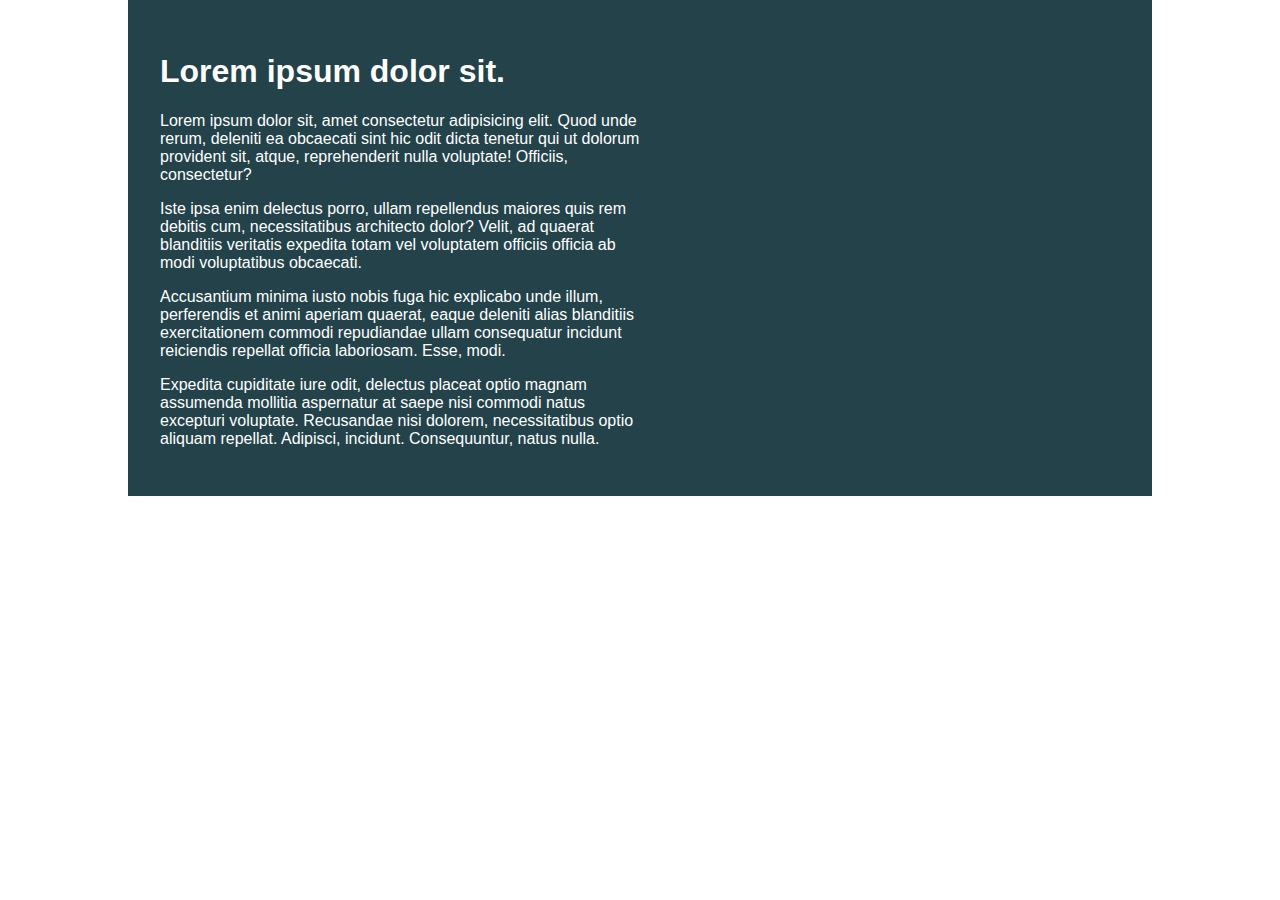
<file: challenge01/index.html>
<!DOCTYPE html>
<html lang="en">

<head>
    <meta charset="UTF-8">
    <meta name="viewport" content="width=device-width, initial-scale=1.0">
    <title>Day 01</title>

    <link rel="stylesheet" href="style.css">
</head>

<body>
    <div class="container">
        <div class="intro-content">
            <h1>Lorem ipsum dolor sit.</h1>
            <p>Lorem ipsum dolor sit, amet consectetur adipisicing elit. Quod unde rerum, deleniti ea obcaecati sint hic
                odit dicta tenetur qui ut dolorum provident sit, atque, reprehenderit nulla voluptate! Officiis,
                consectetur?</p>
            <p>Iste ipsa enim delectus porro, ullam repellendus maiores quis rem debitis cum, necessitatibus architecto
                dolor? Velit, ad quaerat blanditiis veritatis expedita totam vel voluptatem officiis officia ab modi
                voluptatibus obcaecati.</p>
            <p>Accusantium minima iusto nobis fuga hic explicabo unde illum, perferendis et animi aperiam quaerat, eaque
                deleniti alias blanditiis exercitationem commodi repudiandae ullam consequatur incidunt reiciendis
                repellat officia laboriosam. Esse, modi.</p>
            <p>Expedita cupiditate iure odit, delectus placeat optio magnam assumenda mollitia aspernatur at saepe nisi
                commodi natus excepturi voluptate. Recusandae nisi dolorem, necessitatibus optio aliquam repellat.
                Adipisci, incidunt. Consequuntur, natus nulla.</p>
        </div>
    </div>
</body>

</html>
</file>
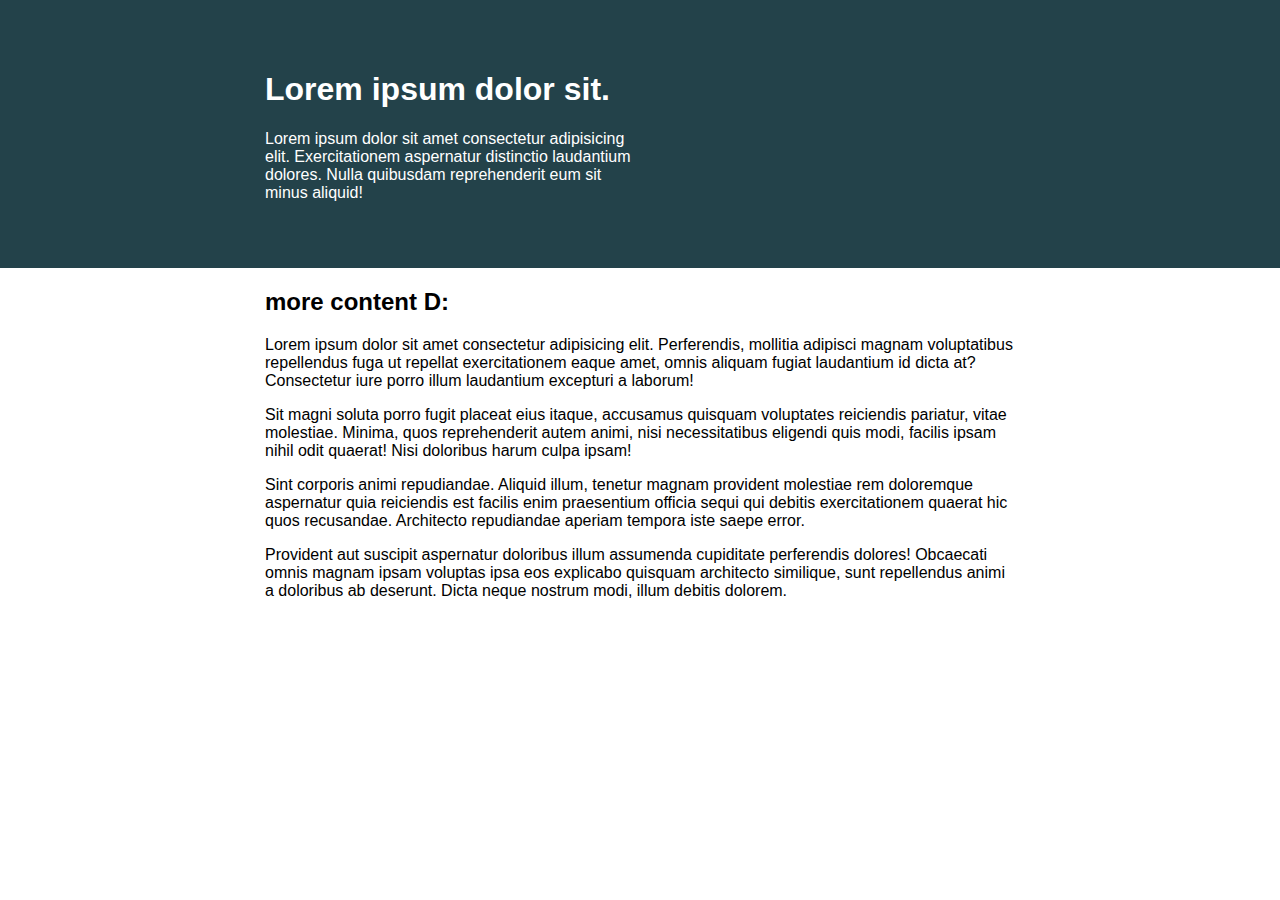
<file: challenge02/index.html>
<!DOCTYPE html>
<html lang="en">
<head> 
    <meta charset="UTF-8">
    <meta name="viewport" content="width=device-width, initial-scale=1.0">
    <title>Day 03</title>
 
    <link rel="stylesheet" href="style.css">
</head>
<body>

    <div class="intro">
        <div class="container">
            <div class="intro-content">
                <h1>Lorem ipsum dolor sit.</h1>
                <p>Lorem ipsum dolor sit amet consectetur adipisicing elit. Exercitationem aspernatur distinctio laudantium dolores. Nulla quibusdam reprehenderit eum sit minus aliquid!</p>
            </div>
        </div>
    </div>


    <div class="container">
        <h2>more content D:</h2>
        <p>Lorem ipsum dolor sit amet consectetur adipisicing elit. Perferendis, mollitia adipisci magnam voluptatibus repellendus fuga ut repellat exercitationem eaque amet, omnis aliquam fugiat laudantium id dicta at? Consectetur iure porro illum laudantium excepturi a laborum!</p>
        <p>Sit magni soluta porro fugit placeat eius itaque, accusamus quisquam voluptates reiciendis pariatur, vitae molestiae. Minima, quos reprehenderit autem animi, nisi necessitatibus eligendi quis modi, facilis ipsam nihil odit quaerat! Nisi doloribus harum culpa ipsam!</p>
        <p>Sint corporis animi repudiandae. Aliquid illum, tenetur magnam provident molestiae rem doloremque aspernatur quia reiciendis est facilis enim praesentium officia sequi qui debitis exercitationem quaerat hic quos recusandae. Architecto repudiandae aperiam tempora iste saepe error.</p>
        <p>Provident aut suscipit aspernatur doloribus illum assumenda cupiditate perferendis dolores! Obcaecati omnis magnam ipsam voluptas ipsa eos explicabo quisquam architecto similique, sunt repellendus animi a doloribus ab deserunt. Dicta neque nostrum modi, illum debitis dolorem.</p>
    </div>

</body>
</html>
</file>
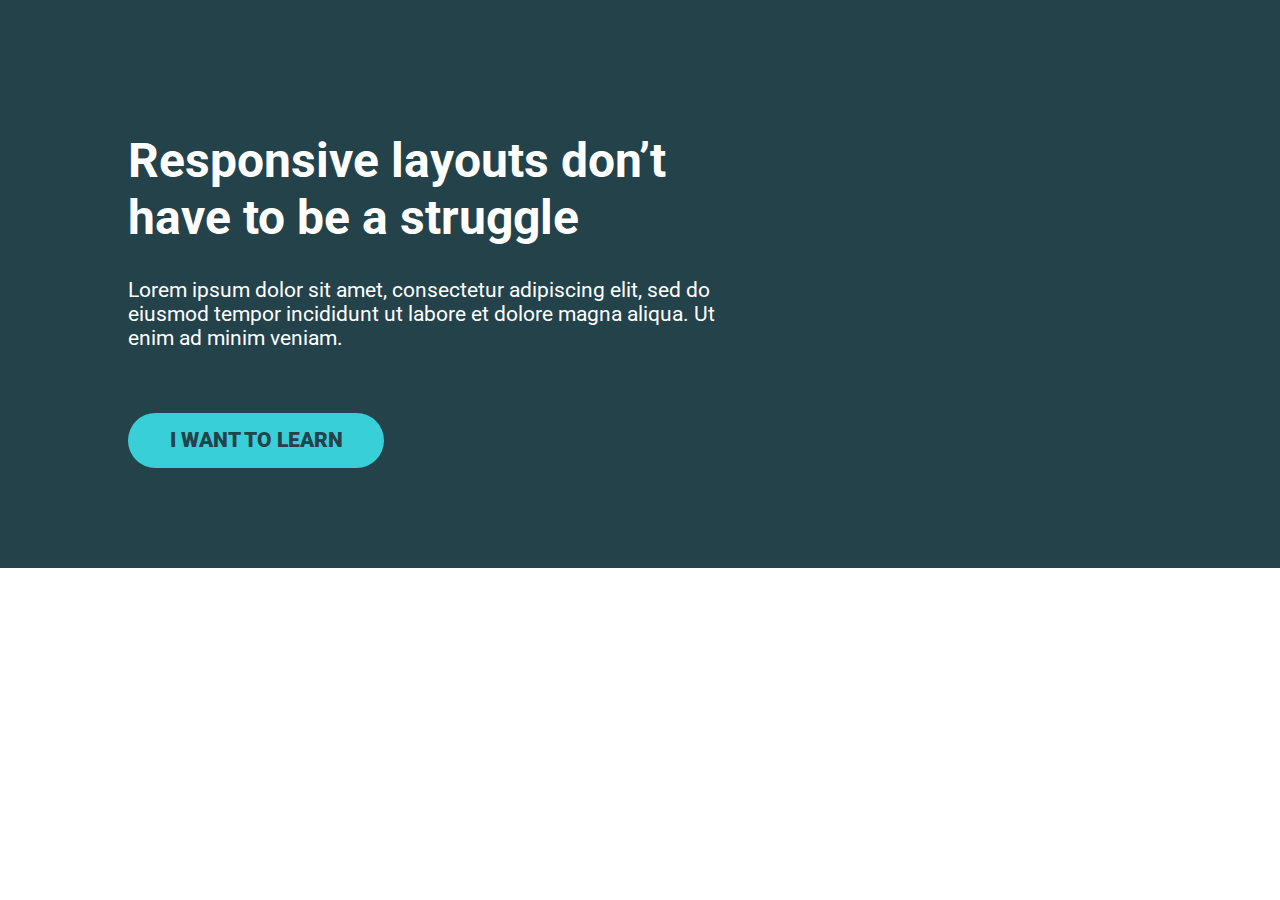
<file: challenge03-finished/index.html>
<!DOCTYPE html>
<html lang="en">
<head>
    <meta charset="UTF-8">
    <meta name="viewport" content="width=device-width, initial-scale=1.0">
    <title>Document</title>
    <link href="https://fonts.googleapis.com/css2?family=Roboto:wght@400;900&display=swap" rel="stylesheet"> 
    <link rel="stylesheet" href="style.css">
</head>
<body>
    <div class="hero">
        <div class="container">
            <div class="hero__text">
                <h1>Responsive layouts don’t have to be a struggle</h1>
                <p>Lorem ipsum dolor sit amet, consectetur adipiscing elit, sed do eiusmod tempor incididunt ut labore et dolore magna aliqua. Ut enim ad minim veniam.</p>
                <a href="#" class="btn">I want to learn</a>
            </div>
        </div>
    </div>
</body>
</html>
</file>
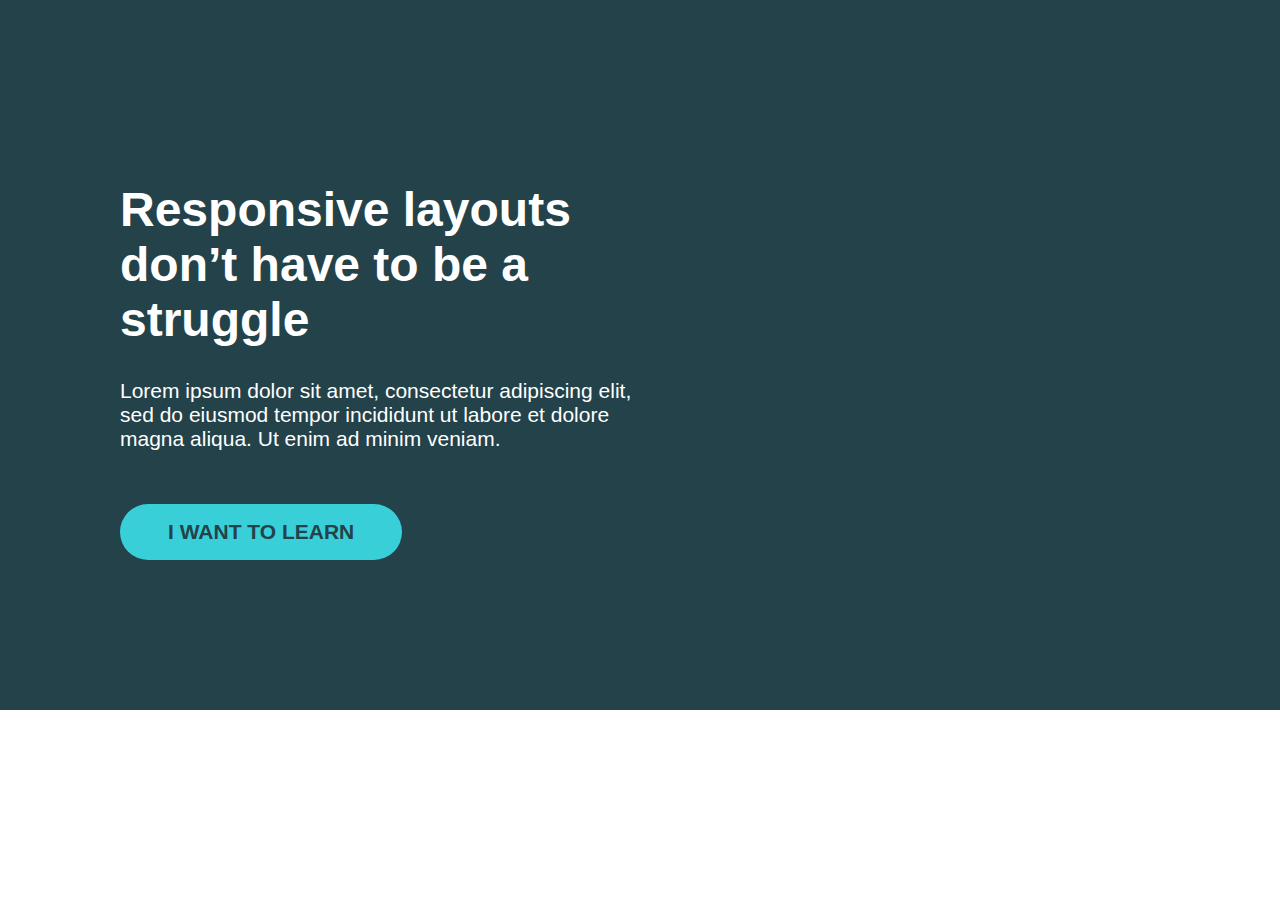
<file: challenge03/index.html>
<!DOCTYPE html>
<html lang="en">

<head>
    <meta charset="UTF-8">
    <meta name="viewport" content="width=device-width, initial-scale=1.0">
    <title>Day 05</title>

    <link rel="stylesheet" href="style.css">
</head>

<body>
    <div class="container">
      <div class="content">
        <h1>Responsive layouts don’t have to be a struggle</h1>
        <p>Lorem ipsum dolor sit amet, consectetur adipiscing elit, sed do eiusmod tempor incididunt ut labore et dolore magna aliqua. Ut enim ad minim veniam.</p>
        <a class="button" href="/">I want to learn</a>
      </div>
    </div>
</body>

</html>
</file>
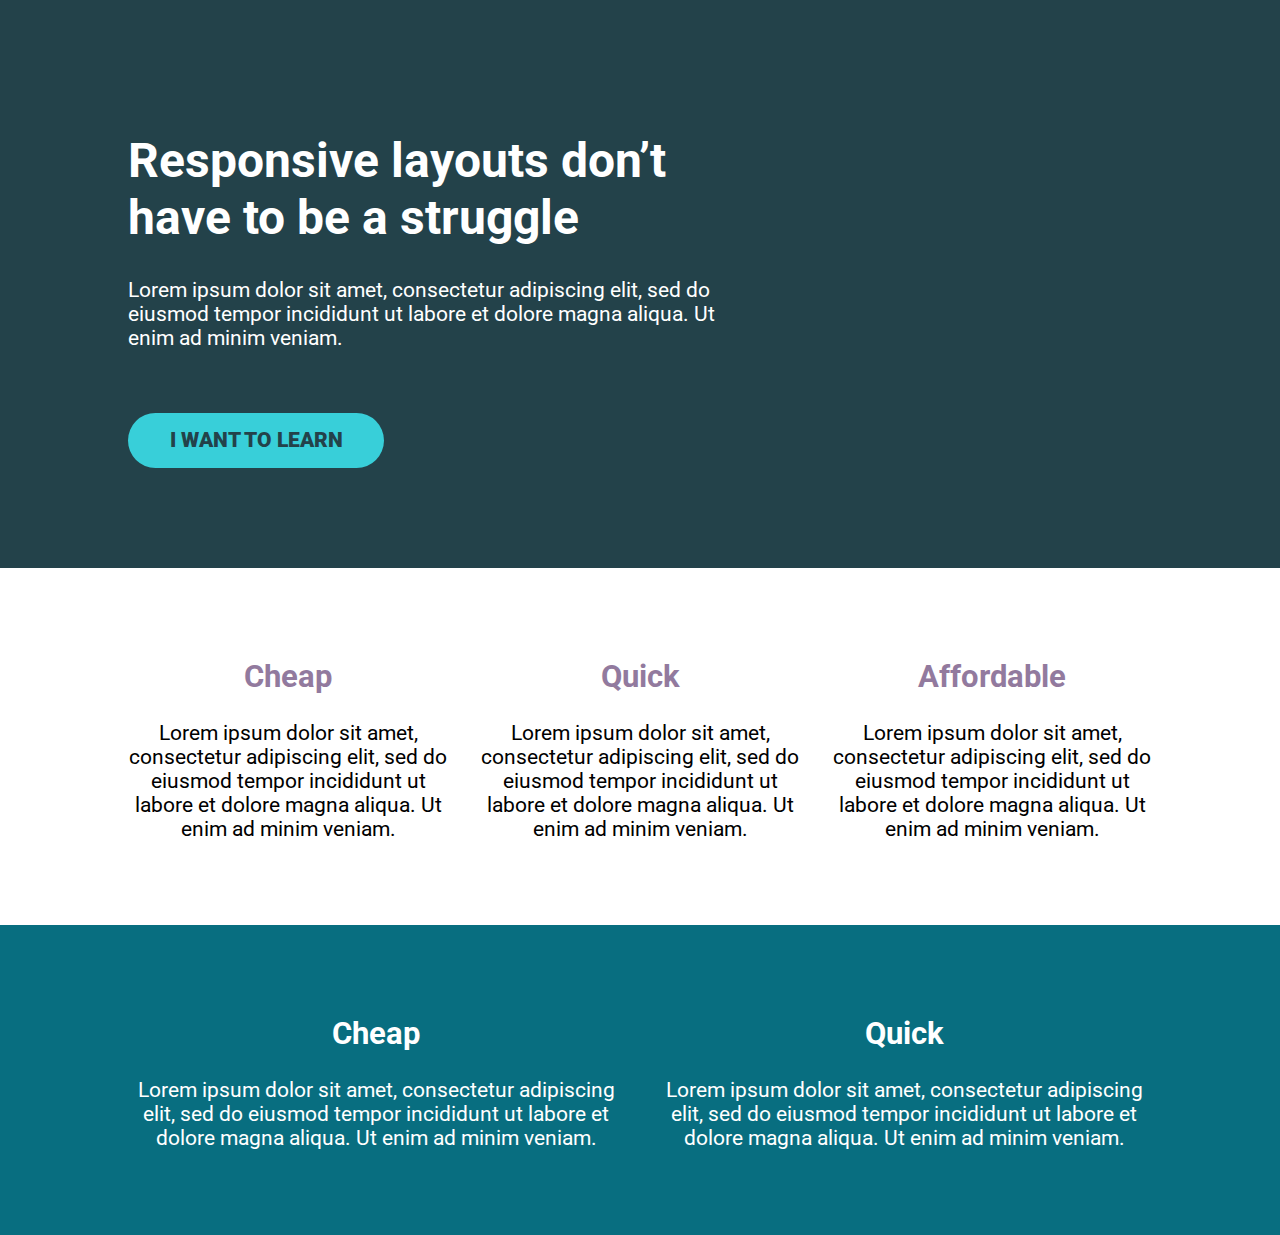
<file: flexbox-challenge-01/index.html>
<!DOCTYPE html>
<html lang="en">
<head>
    <meta charset="UTF-8">
    <meta name="viewport" content="width=device-width, initial-scale=1.0">
    <title>Challenge time!</title>
    <link href="https://fonts.googleapis.com/css2?family=Roboto:wght@400;900&display=swap" rel="stylesheet"> 
    <link rel="stylesheet" href="style.css">
</head>
<body>
    <div class="hero">
        <div class="container">
            <div class="hero__text">
                <h1>Responsive layouts don’t have to be a struggle</h1>
                <p>Lorem ipsum dolor sit amet, consectetur adipiscing elit, sed do eiusmod tempor incididunt ut labore et dolore magna aliqua. Ut enim ad minim veniam.</p>
                <a href="#" class="btn">I want to learn</a>
            </div>
        </div>
    </div>

    <section class="three-col">
      <div class="container">
        <div class="row">
            <div class="col">
                <h2>Cheap</h2>
                <p>Lorem ipsum dolor sit amet, consectetur adipiscing elit, sed do eiusmod tempor incididunt ut labore et dolore magna aliqua. Ut enim ad minim veniam.</p>
            </div>
            <div class="col">
                <h2>Quick</h2>
                <p>Lorem ipsum dolor sit amet, consectetur adipiscing elit, sed do eiusmod tempor incididunt ut labore et dolore magna aliqua. Ut enim ad minim veniam.</p>
            </div>
            <div class="col">
                <h2>Affordable</h2>
                <p>Lorem ipsum dolor sit amet, consectetur adipiscing elit, sed do eiusmod tempor incididunt ut labore et dolore magna aliqua. Ut enim ad minim veniam.</p>
            </div>
        </div>
    </div>
    </section>


    <section class="two-col">
      <div class="container">
        <div class="row">
          <div class="col">
            <h2>Cheap</h2>
            <p>Lorem ipsum dolor sit amet, consectetur adipiscing elit, sed do eiusmod tempor incididunt ut labore et dolore magna aliqua. Ut enim ad minim veniam.</p>
          </div>
          <div class="col">
              <h2>Quick</h2>
              <p>Lorem ipsum dolor sit amet, consectetur adipiscing elit, sed do eiusmod tempor incididunt ut labore et dolore magna aliqua. Ut enim ad minim veniam.</p>
          </div>
        </div>
      </div>
    </section>



</body>
</html>
</file>
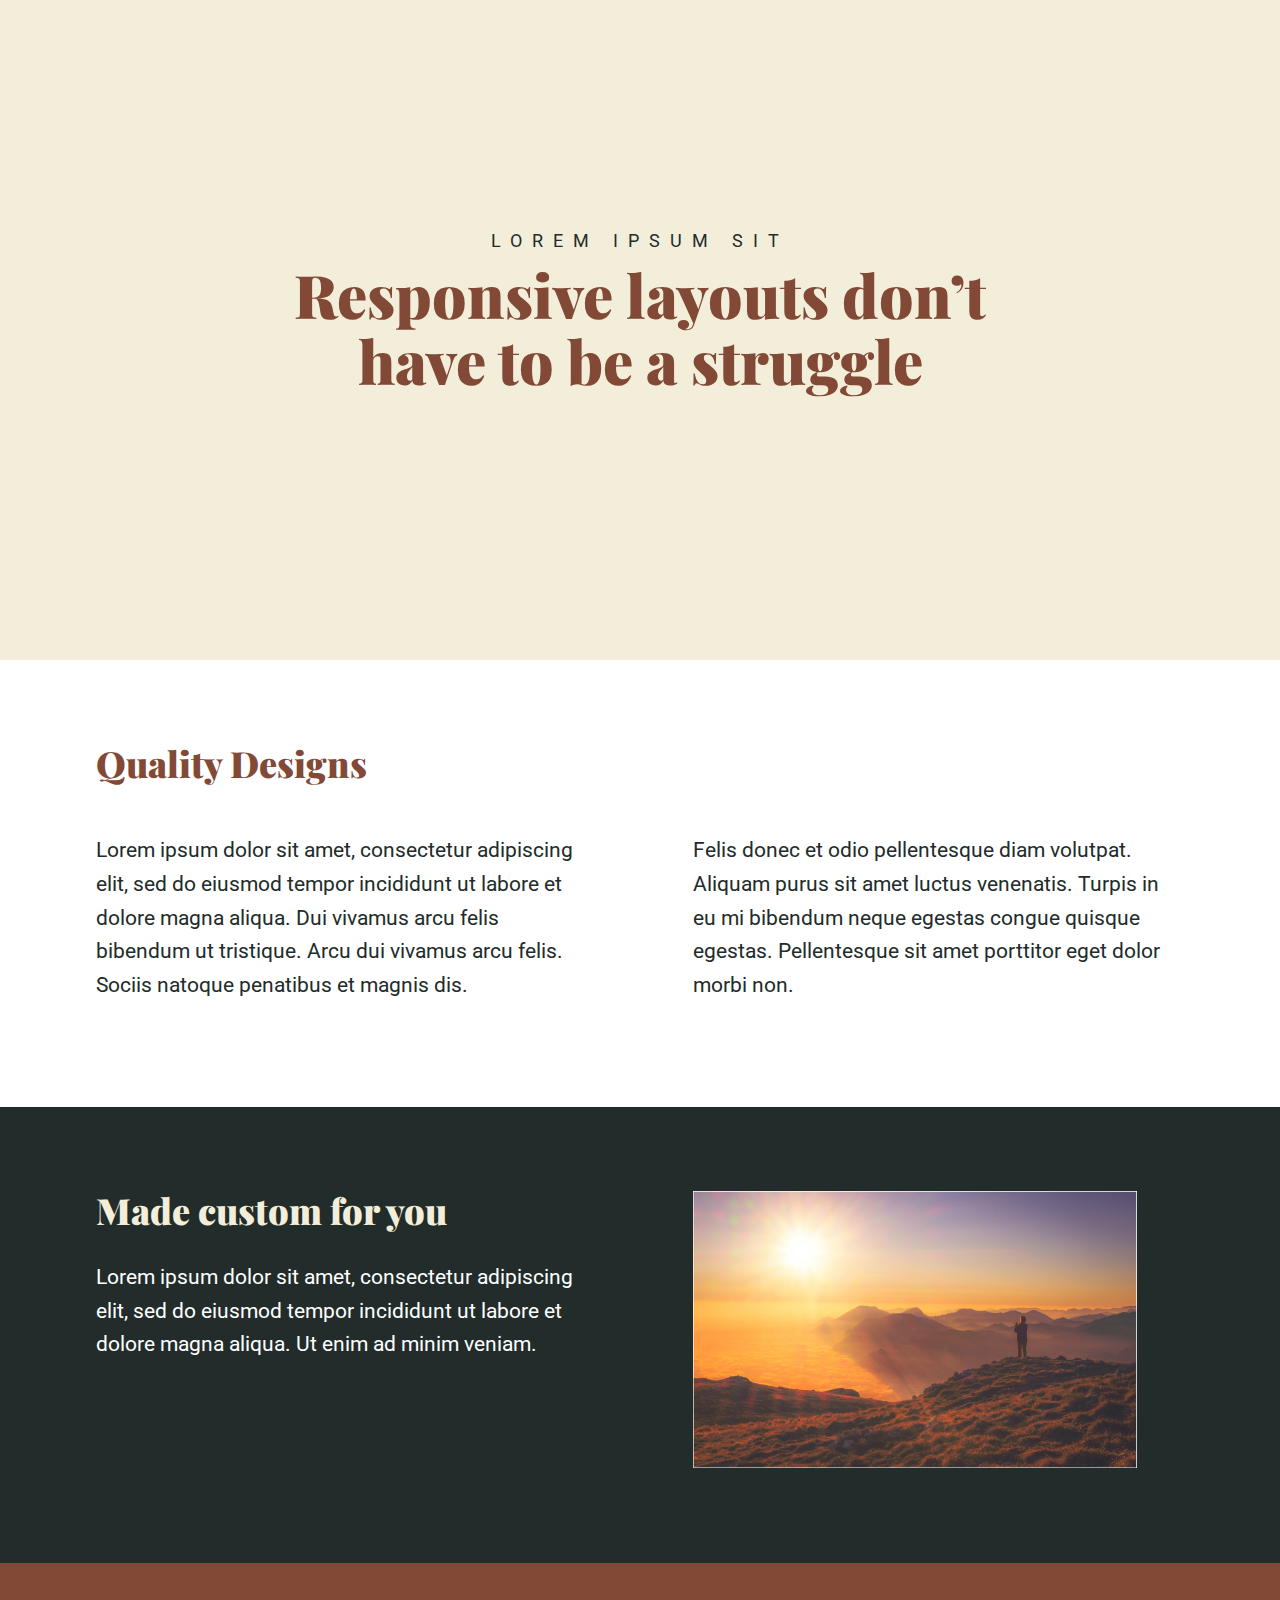
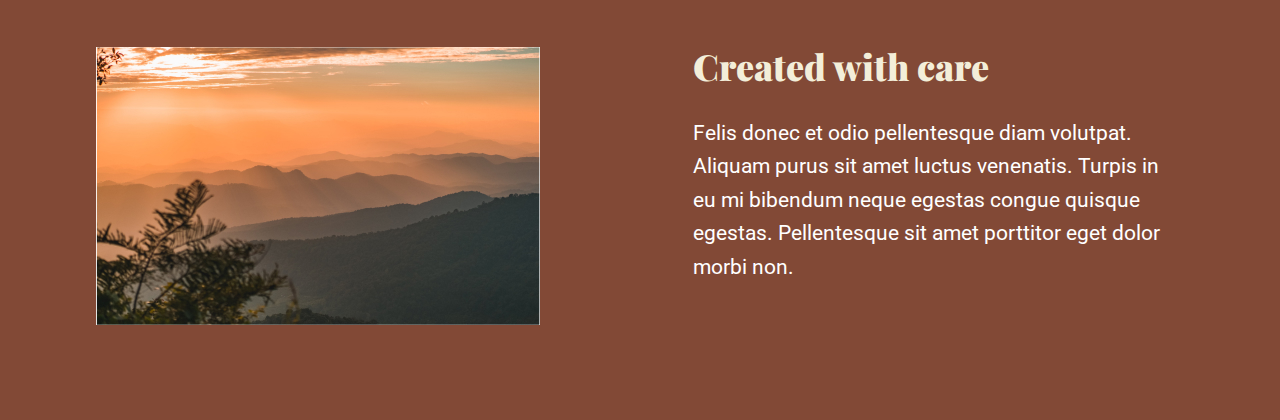
<file: flexbox-challenge-04-finished/index.html>
<!DOCTYPE html>
<html lang="en">
<head>
    <meta charset="UTF-8">
    <meta name="viewport" content="width=device-width, initial-scale=1.0">
    <title>Conquering Responsive Layouts</title>
    <link href="https://fonts.googleapis.com/css2?family=Playfair+Display:wght@900&family=Roboto:wght@300;400&display=swap" rel="stylesheet"> 
    <link rel="stylesheet" href="style.css">
</head>
<body>
    <section class="intro">
        <div class="container">
            <p class="intro__text">lorem ipsum sit</p>
            <h1 class="intro__title">Responsive layouts don’t<br>
            have to be a struggle</h1>

        </div>
    </section>

    <section class="section-two">
        <div class="container">
            <h2 class="section-title section-title--dark">Quality Designs</h2>
            <div class="row">
                <div class="col">
                    <p>Lorem ipsum dolor sit amet, consectetur adipiscing elit, sed do eiusmod tempor incididunt ut labore et dolore magna aliqua. Dui vivamus arcu felis bibendum ut tristique. Arcu dui vivamus arcu felis. Sociis natoque penatibus et magnis dis. </p>
                </div>
                <div class="col">
                    <p>Felis donec et odio pellentesque diam volutpat. Aliquam purus sit amet luctus venenatis. Turpis in eu mi bibendum neque egestas congue quisque egestas. Pellentesque sit amet porttitor eget dolor morbi non.</p>
                </div>
            </div>
        </div>
    </section>

    <section class="section-three">
        <div class="container row">
            <div class="col">
                <h2 class="section-title">Made custom for you</h2>
                <p>Lorem ipsum dolor sit amet, consectetur adipiscing elit, sed do eiusmod tempor incididunt ut labore et dolore magna aliqua. Ut enim ad minim veniam.</p>
            </div>
            <div class="col">
                <img src="img/image-01.jpg" alt="a sunset over a mountain range">
            </div>
        </div>
    </section>

    <section class="section-four">
        <div class="container row">
            <div class="col">
                <img src="img/image-02.jpg" alt="a sunset over a mountain range with tree branches in the foreground">
            </div>
            <div class="col">
                <h2 class="section-title">Created with care</h2>
                <p>Felis donec et odio pellentesque diam volutpat. Aliquam purus sit amet luctus venenatis. Turpis in eu mi bibendum neque egestas congue quisque egestas. Pellentesque sit amet porttitor eget dolor morbi non.</p>
            </div>
        </div>
    </section>
</body>
</html>
</file>
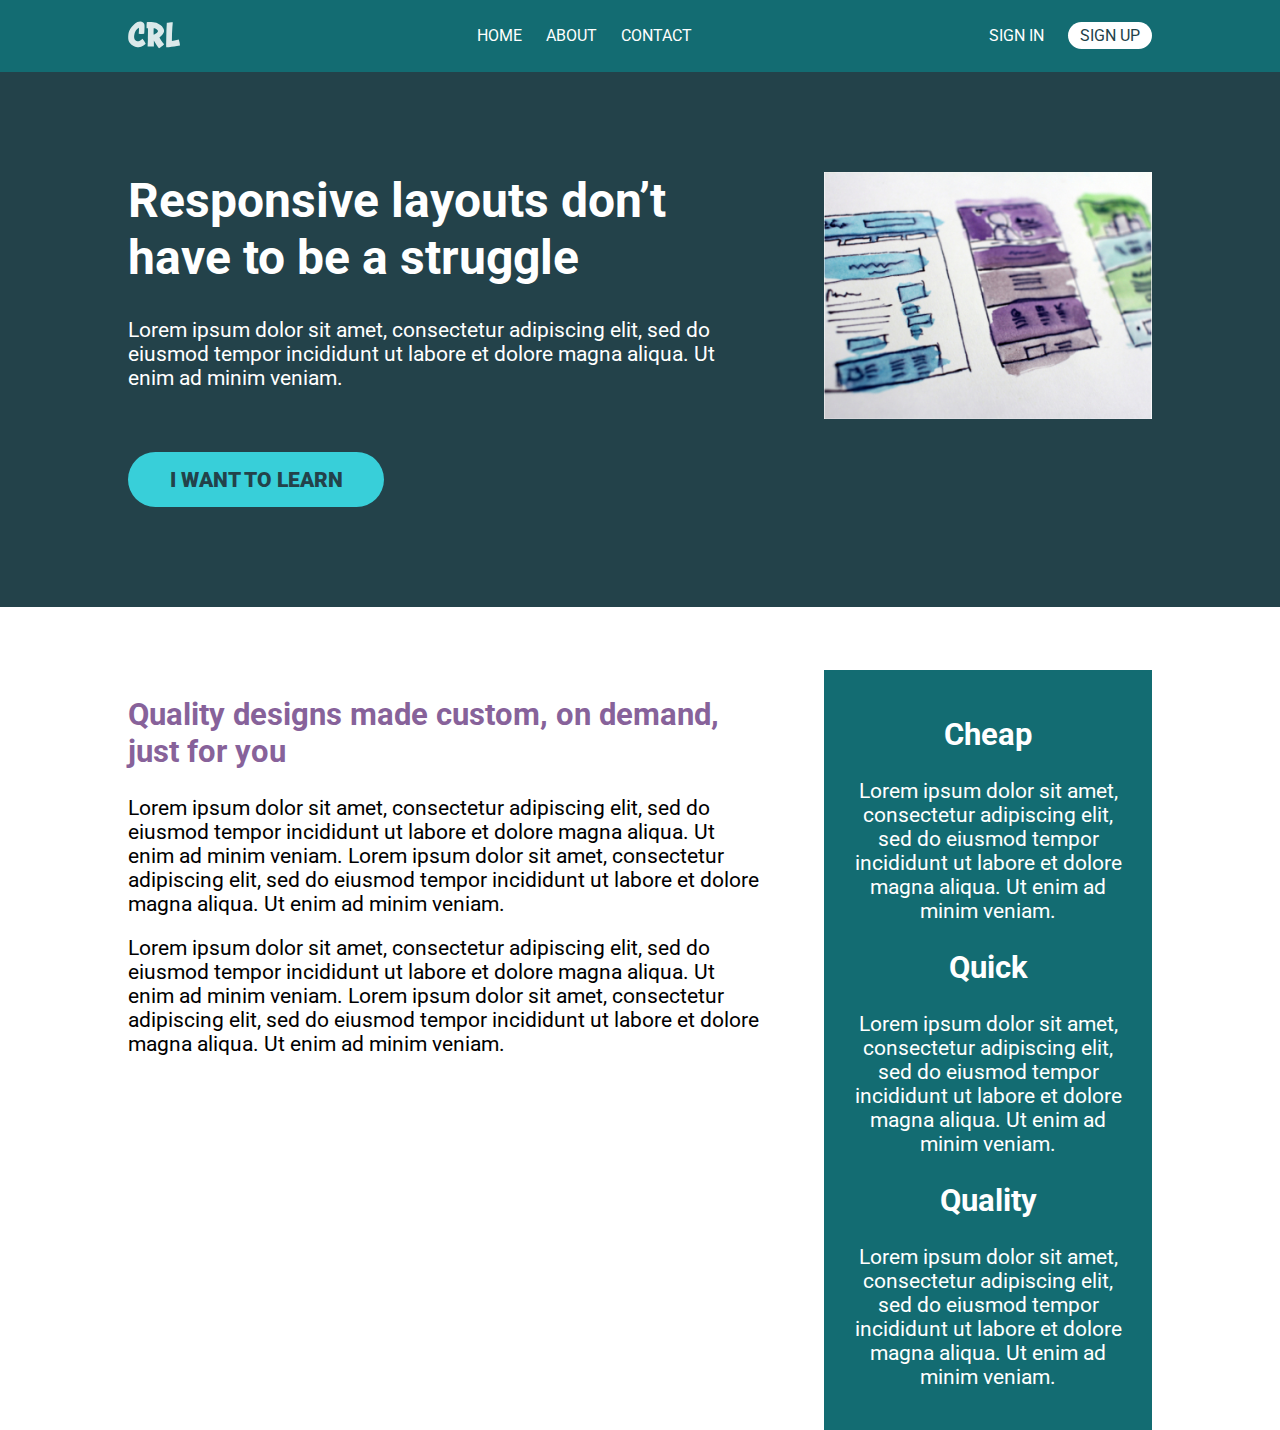
<file: nav-challenge/index.html>
<!DOCTYPE html>
<html lang="en">
<head>
    <meta charset="UTF-8">
    <meta name="viewport" content="width=device-width, initial-scale=1.0">
    <title>Conquering Responsive Layouts</title>
    <link href="https://fonts.googleapis.com/css2?family=Roboto:wght@400;900&display=swap" rel="stylesheet"> 
    <link rel="stylesheet" href="style.css">
</head>
<body>
    <header> 
        <div class="container row">
            <button class="nav-toggle" aria-label="open navigation">
                <span class="hamburger"></span>
            </button>
            <a class="logo" href="#">
                <img src="img/logo.svg" alt="conquering responsive layouts">
            </a>
            <nav class="nav">
                <ul class="nav__list nav__list--primary">
                    <li class="nav__item"><a href="#" class="nav__link">Home</a></li>
                    <li class="nav__item"><a href="#" class="nav__link">About</a></li>
                    <li class="nav__item"><a href="#" class="nav__link">Contact</a></li>
                </ul>
                <ul class="nav__list nav__list--secondary">
                    <li class="nav__item"><a href="#" class="nav__link">Sign In</a></li>
                    <li class="nav__item"><a href="#" class="nav__link nav__link--button">Sign up</a></li>
                </ul>
            </nav>
        </div>
    </header>
    
    <section class="hero">
        <div class="container row">
            <div class="hero__text">
                <h1>Responsive layouts don’t have to be a struggle</h1>
                <p>Lorem ipsum dolor sit amet, consectetur adipiscing elit, sed do eiusmod tempor incididunt ut labore et dolore magna aliqua. Ut enim ad minim veniam.</p>
                <a href="#" class="btn">I want to learn</a>
            </div>
            <img src="img/hero-img.jpg" alt="UX design sketches" class="hero__img">
        </div>
    </section> 

    <main class="main container row">
            <section class="primary-content">
                <h2 class="section-title">Quality designs made custom, on demand, just for you</h2>
                <p>Lorem ipsum dolor sit amet, consectetur adipiscing elit, sed do eiusmod tempor incididunt ut labore et dolore magna aliqua. Ut enim ad minim veniam. Lorem ipsum dolor sit amet, consectetur adipiscing elit, sed do eiusmod tempor incididunt ut labore et dolore magna aliqua. Ut enim ad minim veniam.</p>
                <p>Lorem ipsum dolor sit amet, consectetur adipiscing elit, sed do eiusmod tempor incididunt ut labore et dolore magna aliqua. Ut enim ad minim veniam. Lorem ipsum dolor sit amet, consectetur adipiscing elit, sed do eiusmod tempor incididunt ut labore et dolore magna aliqua. Ut enim ad minim veniam.</p>
            </section>
            <aside class="sidebar">
                <h2 class="sidebar-title">Cheap</h2>
                <p>Lorem ipsum dolor sit amet, consectetur adipiscing elit, sed do eiusmod tempor incididunt ut labore et dolore magna aliqua. Ut enim ad minim veniam.</p>

                <h2 class="sidebar-title">Quick</h2>
                <p>Lorem ipsum dolor sit amet, consectetur adipiscing elit, sed do eiusmod tempor incididunt ut labore et dolore magna aliqua. Ut enim ad minim veniam.</p>

                <h2 class="sidebar-title">Quality</h2>
                <p>Lorem ipsum dolor sit amet, consectetur adipiscing elit, sed do eiusmod tempor incididunt ut labore et dolore magna aliqua. Ut enim ad minim veniam.</p>
            </aside>
    </main>

    <script src="main.js"></script>

</body>
</html>
</file>
<file: challenge01/style.css>
/* INSTRUCTIONS
 *
 * 1) Limit the total width of
 *    the .intro-conent to about half
 *    of it's parent
 *
 * 2) Stop the text from overflowing
 *    out the bottom at small screen
 *    widths
 *
 * You may modify the HTML if needed
 *
 */

* {
  box-sizing: border-box;
}

body {
  margin: 0;
  font-family: sans-serif;
}

.container {
  background: #23424a;
  color: white;

  width: 80%;
  margin: 0 auto;

  padding: 2em;
  /* height: 300px; */
}

.intro-content {
  width: 50%;
}
</file>
<file: challenge02/style.css>
/* INSTRUCTIONS
 *
 * 1) Keep the text inside .intro-content
 *    in the same place, but have the background
 *    extend from one side of the viewport
 *    to the other, no matter how wide or narrow
 *    the browser is.
 *
 * 2) Limit the maximum width of the text in the
 *    bottom area.
 *
 * You may modify the HTML if needed
 * (you probably should for this challenge)
 *
 */

* {
  box-sizing: border-box;
}

body {
  margin: 0;
  font-family: sans-serif;
}

.intro {
  background: #23424a;
  color: white;
  /* width: 100%; */
  padding: 50px 0;
}

.container {
  width: 80%;
  max-width: 750px;
  margin: 0 auto;
}

.intro-content {
  width: 50%;
}
</file>
<file: challenge03-finished/style.css>
*, *::before, *::after {
    box-sizing: border-box;
}

body {
    margin: 0;
    font-family: 'Roboto', sans-serif;
    font-size: 1.3rem;
}

h1 {
    font-size: 3rem;
}

.container {
    width: 80%;
    max-width: 1100px;
    margin: 0 auto;
}

.hero {
    padding: 100px 0;
    background-color: #23424A;
    color: #FFF;
}

.hero__text {
    width: 60%;
}

.hero p {
    margin-bottom: 3em;
}

.btn {
    display: inline-block;
    text-decoration: none;
    text-transform: uppercase;
    color: #23424A;
    font-weight: 900;
    background-color: #38CFD9;
    padding: .75em 2em;
    border-radius: 100px;
}

.btn:hover,
.btn:focus {
    opacity: .75; 
}
</file>
<file: challenge03/style.css>
/* REFER TO COMPLETED FOLDER */

*, *::before, *::after {
  box-sizing: border-box;
}

body {
  margin: 0;
  font-family: sans-serif;
  /* font-size: 62.5%; */
}

.container {
  background: #23424a;
  color: white;
  padding: 9.375rem 7.5rem;
}

.container h1 {
  font-size: 48px;
  font-weight: bold;
}

.container p {
  font-size: 21px;
}

.content {
  width: 50%;
}

.button {
  display: inline-block;
  background: #38CFD9;
  color: #23424a;
  text-transform: uppercase;
  text-decoration: none;
  font-size: 21px;
  font-weight: bold;
  padding: 1rem 3rem;
  border-radius: 2rem; 
  margin-top: 2rem;
}
</file>
<file: flexbox-challenge-01/style.css>
/* 
////// For this challenge ///////

- You will have to modify the HTML

- You can add new classes in the HTML
  if you need to

// Requirements
1. The headings in the first row must be
   a different color
2. The two .col at the bottom must go next
   to one another
3. The section at the bottom should have
   a dark background color and a different
   color of text
4. I've removed the "gap" that I created,
   so you'll have to add it back in

   */

*, *::before, *::after {
    box-sizing: border-box;
}

body {
    margin: 0;
    font-family: 'Roboto', sans-serif;
    font-size: 1.3rem;
}

h1 {
    font-size: 3rem;
}

.container {
    width: 80%;
    max-width: 1100px;
    margin: 0 auto;
}

.row {
    display: flex;
    gap: 2rem;
    padding: 4rem 0;

    /* can't use yet */
    /* gap: 100px; */
}

.col {
    /* these are now flex items */
    width: 100%;
    text-align: center;
}

.hero {
    padding: 100px 0;
    background-color: #23424A;
    color: #FFF;
}

.three-col .container .row .col h2 {
  color: #927A9E;
}

.two-col {
  background-color: #086E80;
  color: #FFF;
}

.hero__text {
    width: 60%;
}

.hero p {
    margin-bottom: 3em;
}

.btn {
    display: inline-block;
    text-decoration: none;
    text-transform: uppercase; 
    color: #23424A;
    font-weight: 900;
    background-color: #38CFD9;
    padding: .75em 2em;
    border-radius: 100px;
}

.btn:hover,
.btn:focus {
    opacity: .75; 
}
</file>
<file: flexbox-challenge-04-finished/style.css>
*, *::before, *::after {
    box-sizing: border-box;
}

/* 

font-family: 'Roboto', sans-serif;
font-family: 'Playfair Display', serif;

*/

body {
    margin: 0;
    font-family: 'Roboto', sans-serif;
    font-size: 1.3125rem;
    line-height: 1.6;
    color: #222C2A;
}

img {
    max-width: 100%;
}

h1, h2 {
    font-family: 'Playfair Display', serif;
    font-weight: 900;
    margin-top: 0;
    line-height: 1.1;
}

section {
    padding: 4em 0;
}

.container {
    width: 85%;
    margin: 0 auto;
    max-width: 1128px;
}

.section-title {
    font-size: 2.25rem;
    color: #F3EED9;
}

.section-title--dark {
    color: #824936;
}

.intro {
    background: #F3EED9;
    text-align: center;
    color: #824936;
    min-height: 660px;

    display: flex;
    align-items: center;
}

.intro__text {
    text-transform: uppercase;
    letter-spacing: 10px;
    font-size: 1.125rem;
    color: #222C2A;
    margin: 0 0 .25em;
}

.intro__title {
    font-size: 3rem;
}

.section-three {
    background-color: #222C2A;
    color: #fff;
}

.section-four {
    background-color: #824936;
    color: #fff;
}

@media (min-width: 800px) {
    .row {
        display: flex;
    }

    .col {
        width: 100%;
    }

    .col + .col {
        margin-left: 5em;
    }

    .intro__title {
        font-size: 3.75rem;
    }
}
</file>
<file: nav-challenge/style.css>
/* Challenge

   Make the navigation layout work
   on both mobile and large screens.

   Mobile-first, so mobile styles first,
   then add the large screen styles
   inside the existing media query

*/

*, *::before, *::after {
    box-sizing: border-box;
}

body {
    margin: 0;
    font-family: 'Roboto', sans-serif;
    font-size: 1.3rem;
}

img {
    max-width: 100%;
}

h1 {
    font-size: 3rem;
    margin-top: 0;
}

.section-title {
    color: #87629A;
}

.btn {
    display: inline-block;
    text-decoration: none;
    text-transform: uppercase; 
    color: #23424A;
    font-weight: 900;
    background-color: #38CFD9;
    padding: .75em 2em;
    border-radius: 100px;
}

.btn:hover,
.btn:focus {
    opacity: .75; 
}

.container {
    width: 80%;
    max-width: 1100px;
    margin: 0 auto;
    /* added for nav-toggle positioning */
    position: relative;
}

header {
    background: #136c72;
    padding: 1em 0;
    text-align: center;
}

.nav {
    width: 100%;
}



.nav-toggle {
    cursor: pointer;
    border: 0;
    width: 3em;
    height: 3em;
    padding: 0em;
    border-radius: 50%;
    background: #072A2D;
    color: white;
    transition: opacity 250ms ease;
    
    position: absolute;
    left: 0;
}

.nav-toggle:focus,
.nav-toggle:hover {
    opacity: .75;
}

.hamburger {
    width: 50%;
    position: relative;
}

.hamburger,
.hamburger::before,
.hamburger::after {
    display: block;
    margin: 0 auto;
    height: 3px;
    background: white;
}

.hamburger::before,
.hamburger::after {
    content: '';
    width: 100%;
}

.hamburger::before {
    transform: translateY(-6px);
}

.hamburger::after {
    transform: translateY(3px);
}

/* made changes here from video
   to make it more accessible.
   
   Works the same :) */
.nav {
    visibility: hidden;
    height: 0;
    position: absolute;
    font-size: 1rem;
}

.nav--visible {
    visibility: visible;
    height: auto;
    position: relative;
} 

.nav__list {
  margin: 0;
  padding: 0;
  list-style: none;
}

.nav__list--primary {
  margin-bottom: 2em;
}

.nav__link {
  color: white;
  text-transform: uppercase;
  text-decoration: none;
}

.nav__link--button {
  padding: .25em .75em;
  background-color: white;
  color: #23424A;
  border-radius: 100px;
}

.nav__link:hover, .nav__link:focus {
  opacity: 0.75;
}

.nav__item {
  margin-top: .75em;
}

.logo {
    height: 30px;
}


.hero {
    padding: 100px 0;
    background-color: #23424A;
    color: #FFF;
}

.hero__img {
    margin-top: 2em;
}


.hero p {
    margin-bottom: 3em;
}

.main {
    margin-top: 3em;
}


.sidebar {
    padding: 1em;
    text-align: center;
    color: #fff;
    background-color: #136c72;

}



@media (min-width: 800px) {

    
    .nav-toggle {
        display: none;
    }

    .nav {
        visibility: visible;
        display: flex;
        align-items: center;
        justify-content: flex-end;
        height: auto;
        position: relative;
    }

    .nav__list {
      display: flex;
      margin: 0;
    }

    .nav__list--primary {
      margin: 0 auto;
    }

    .nav__item {
      margin: 0 0 0 1.5em;
    }

    .row {
        display: flex;
        justify-content: space-between;

    }

    .hero__text {
        width: 62%;
    }
    
    .hero__img {
        width: 32%;
        align-self: flex-start;
        margin: 0;
    }
    
    .primary-content {
        width: 62%;
    }

    .sidebar {
        width: 32%;
    }
    
    
}
</file>
